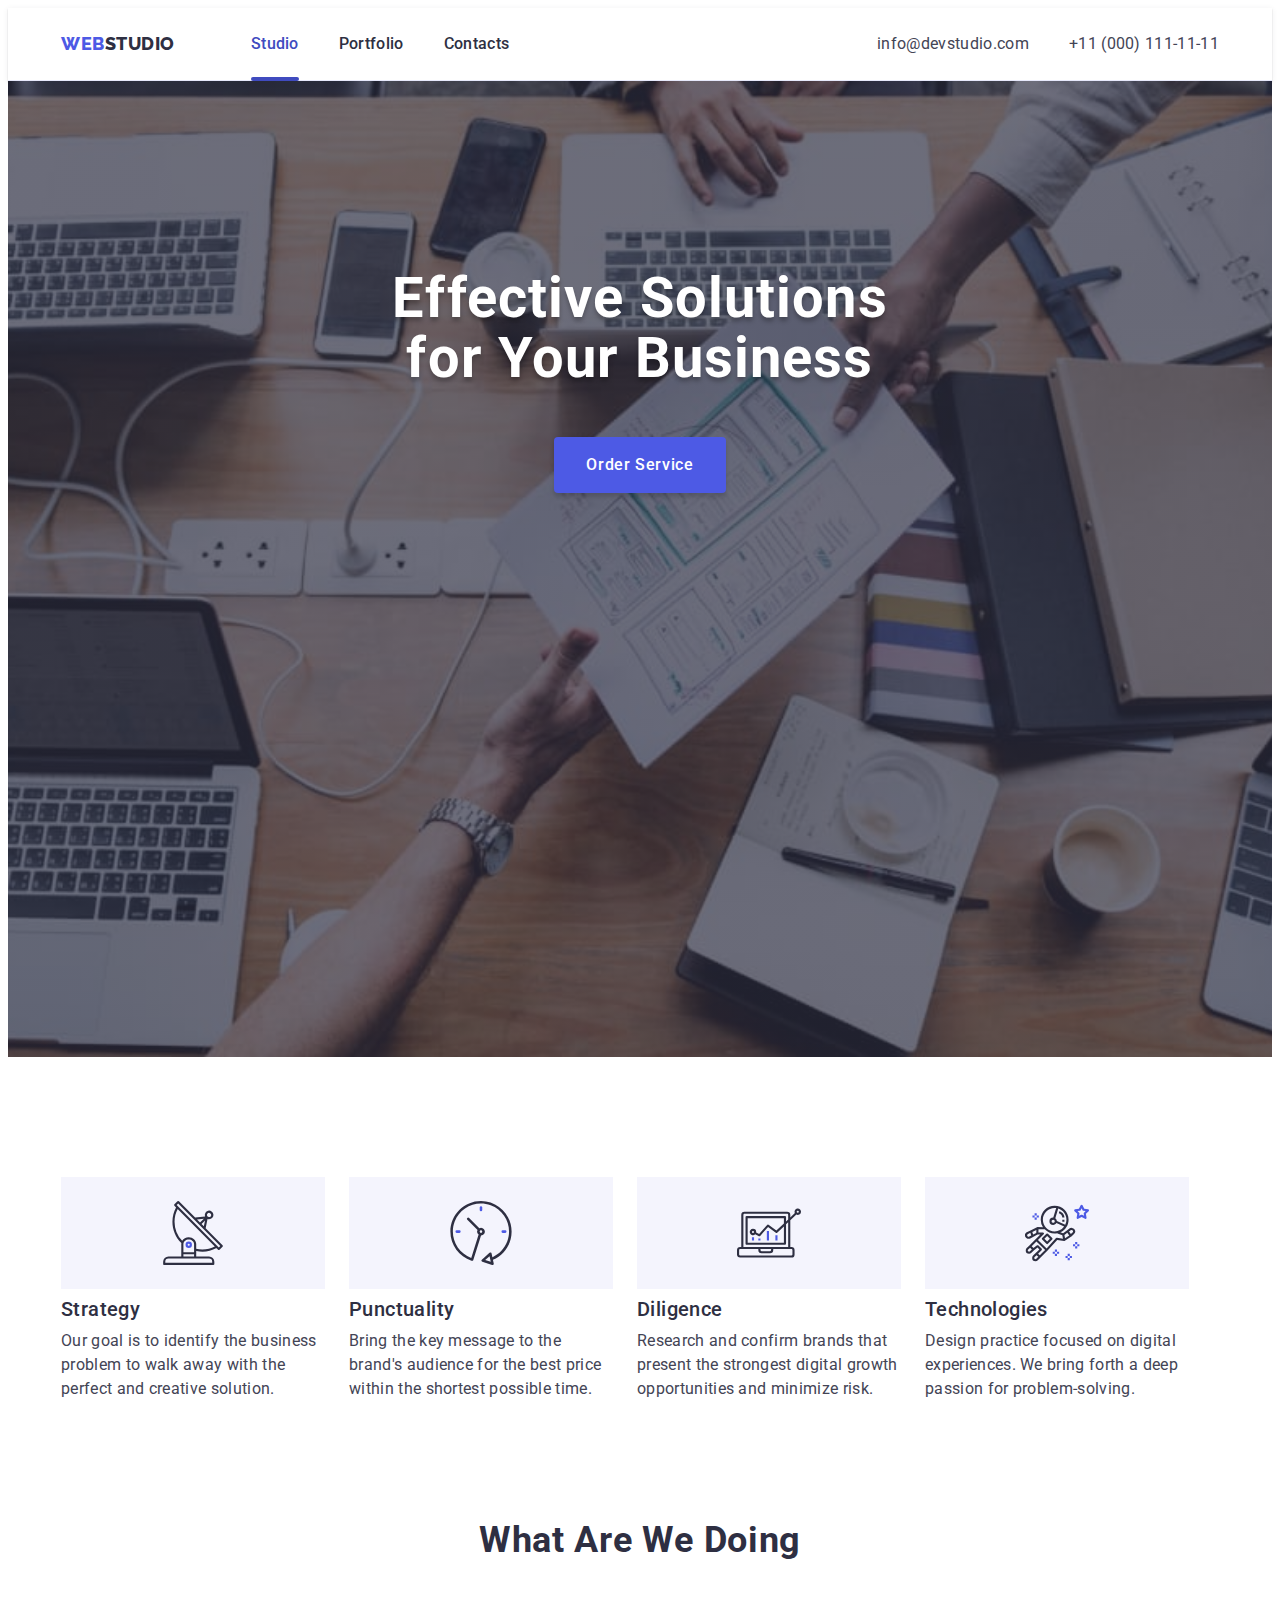
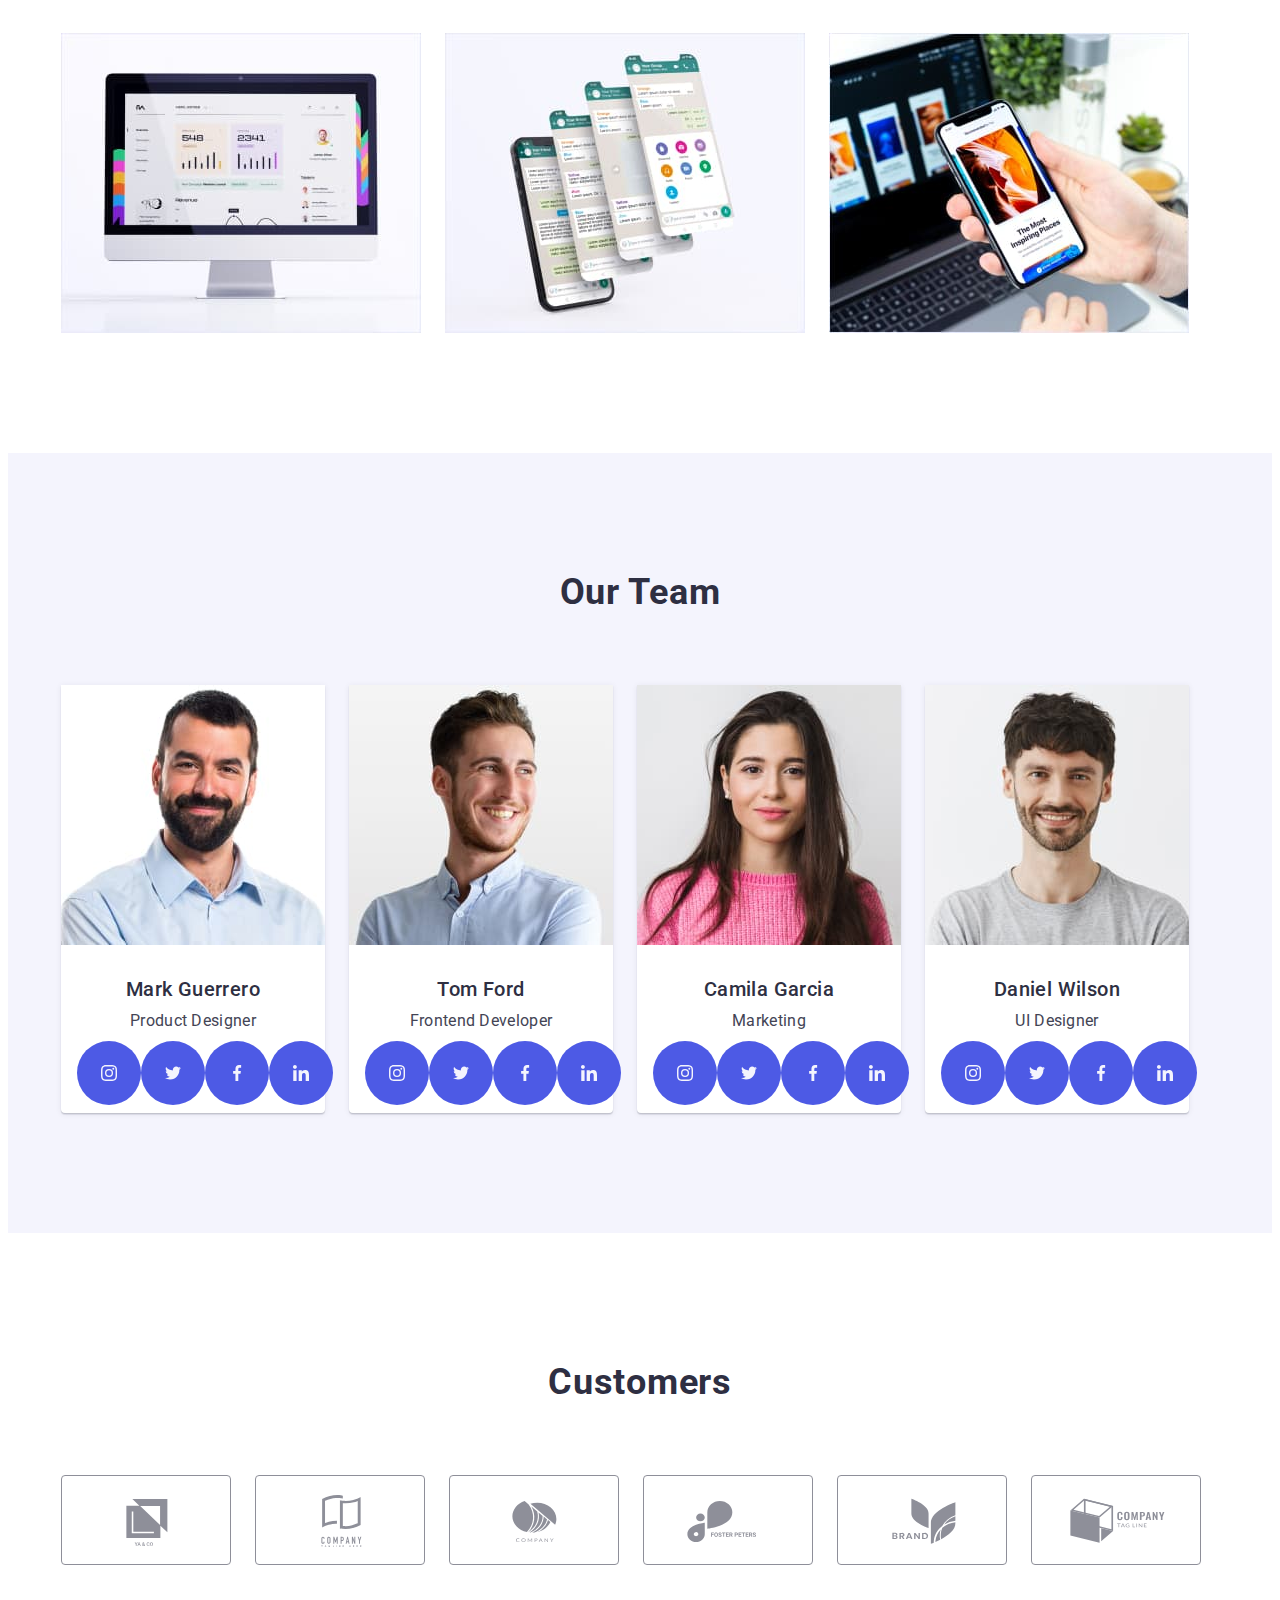
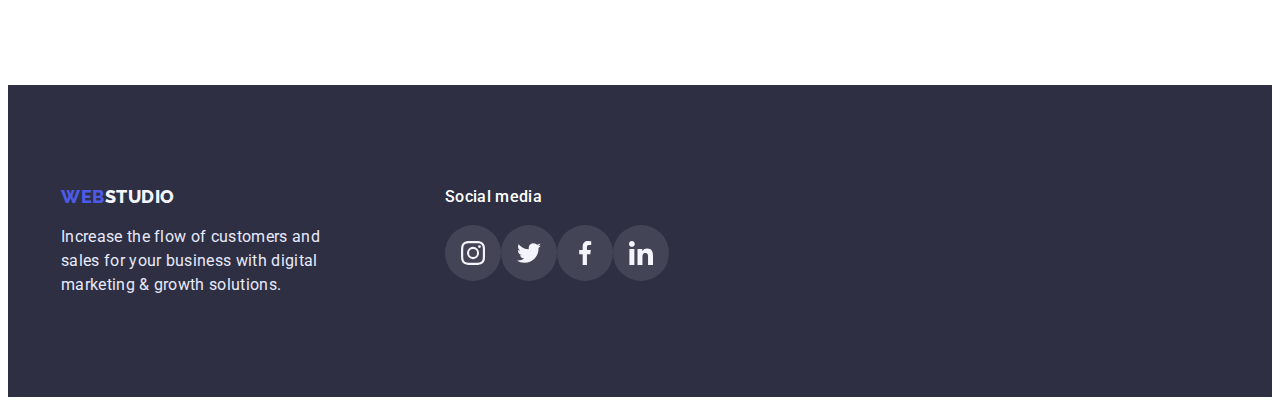
<file: index.html>
<!DOCTYPE html>
<html lang="en">
	<head>
		<meta charset="UTF-8" />
		<meta http-equiv="X-UA-Compatible" content="IE=edge" />
		<meta name="viewport" content="width=device-width, initial-scale=1.0" />
		<title>WebStudio</title>
		<link rel="preconnect" href="https://fonts.googleapis.com" />
		<link rel="preconnect" href="https://fonts.gstatic.com" crossorigin />
		<link
			href="https://fonts.googleapis.com/css2?family=Raleway:wght@800&family=Roboto:wght@400;500;700;900&display=swap"
			rel="stylesheet"
		/>
		<link
			rel="stylesheet"
			href="https://cdnjs.cloudflare.com/ajax/libs/modern-normalize/1.1.0/modern-normalize.min.css"
			integrity="sha512-wpPYUAdjBVSE4KJnH1VR1HeZfpl1ub8YT/NKx4PuQ5NmX2tKuGu6U/JRp5y+Y8XG2tV+wKQpNHVUX03MfMFn9Q=="
			crossorigin="anonymous"
			referrerpolicy="no-referrer"
		/>
		<link rel="stylesheet" href="./css/styles.css" />
	</head>
	<body>
		<!-- Header -->
		<header class="page-header">
			<!-- Logo -->
			<div class="container header">
				<nav class="header-nav">
					<a href="./index.html" class="logo link">Web<span>Studio</span></a>
					<!-- Navigation -->
					<ul class="header-list list">
						<li class="header-item">
							<a href="" class="header-link link active">Studio</a>
						</li>
						<li class="header-item">
							<a href="./portfolio.html" class="header-link link">Portfolio</a>
						</li>
						<li class="header-item">
							<a href="" class="header-link link">Contacts</a>
						</li>
					</ul>
				</nav>
				<!-- Contacts -->
				<address class="contacts">
					<ul class="contacts-list list">
						<li class="contacts-item"
							><a href="mailto:info@devstudio.com" class="contacts-mail link">info@devstudio.com</a></li
						>
						<li class="contacts-item"><a href="tel:+110001111111" class="contacts-tel link">+11 (000) 111-11-11</a></li>
					</ul></address
				>
			</div>
		</header>
		<!-- Main -->
		<main>
			<!-- Hero section -->
			<section class="hero-section">
				<div class="container">
					<h1 class="hero-title"> Effective Solutions for Your Business </h1>
					<button type="button" data-modal-open class="hero-button">Order Service</button>
				</div>
			</section>
			<!-- Section 1 -->
			<section class="section">
				<div class="container">
					<h2 class="visually-hidden">Characteristics</h2>
					<ul class="feature-list list">
						<li class="feature-item">
							<div class="feature-icon-container">
								<svg width="64" height="64">
									<use href="./images/icons.svg#icon-antenna"></use>
								</svg>
							</div>
							<h3 class="section-title">Strategy</h3>
							<p class="section-text">
								Our goal is to identify the business problem to walk away with the perfect and creative solution.
							</p>
						</li>
						<li class="feature-item">
							<div class="feature-icon-container">
								<svg width="64" height="64">
									<use href="./images/icons.svg#icon-clock"></use>
								</svg>
							</div>
							<h3 class="section-title">Punctuality</h3>
							<p class="section-text">
								Bring the key message to the brand's audience for the best price within the shortest possible time.
							</p>
						</li>
						<li class="feature-item">
							<div class="feature-icon-container">
								<svg width="64" height="64">
									<use href="./images/icons.svg#icon-diagram"></use>
								</svg>
							</div>
							<h3 class="section-title">Diligence</h3>
							<p class="section-text">
								Research and confirm brands that present the strongest digital growth opportunities and minimize risk.
							</p>
						</li>
						<li class="feature-item">
							<div class="feature-icon-container">
								<svg width="64" height="64">
									<use href="./images/icons.svg#icon-astronaut"></use>
								</svg>
							</div>
							<h3 class="section-title">Technologies</h3>
							<p class="section-text">
								Design practice focused on digital experiences. We bring forth a deep passion for problem-solving.
							</p>
						</li>
					</ul>
				</div>
			</section>
			<!-- Section 2 -->
			<section class="picture-section">
				<div class="container">
					<h2 class="main-title">What are we doing</h2>
					<ul class="picture-list list">
						<li class="picture-item">
							<img src="./images/img1.jpg" alt="Computer" width="360" />
						</li>
						<li class="picture-item">
							<img src="./images/img2.jpg" alt="Message" width="360" />
						</li>
						<li class="picture-item">
							<img src="./images/img3.jpg" alt="Phone" width="360" />
						</li>
					</ul>
				</div>
			</section>
			<!-- Section 3 -->
			<section class="team-section">
				<div class="container">
					<h2 class="main-title">Our Team</h2>
					<ul class="team-list list">
						<li class="team-item">
							<img src="./images/img4.jpg" alt="Mark Guerrero" width="264" />
							<div class="team-container">
								<h3 class="section-title">Mark Guerrero</h3>
								<p class="section-text">Product Designer</p>
								<ul class="social-media-list list">
									<li class="social-media-item">
										<a href="" class="social-media-link link">
											<svg class="social-media" width="16" height="16">
												<use href="./images/icons.svg#icon-instagram"></use>
											</svg>
										</a>
									</li>
									<li class="social-media-item">
										<a href="" class="social-media-link link">
											<svg class="social-media" width="16" height="16">
												<use href="./images/icons.svg#icon-twitter"></use>
											</svg>
										</a>
									</li>
									<li class="social-media-item">
										<a href="" class="social-media-link link">
											<svg class="social-media" width="16" height="16">
												<use href="./images/icons.svg#icon-facebook"></use>
											</svg>
										</a>
									</li>
									<li class="social-media-item">
										<a href="" class="social-media-link link">
											<svg class="social-media" width="16" height="16">
												<use href="./images/icons.svg#icon-linkedin"></use>
											</svg>
										</a>
									</li>
								</ul>
							</div>
						</li>
						<li class="team-item">
							<img src="./images/img5.jpg" alt="Tom Ford" width="264" />
							<div class="team-container">
								<h3 class="section-title">Tom Ford</h3>
								<p class="section-text">Frontend Developer</p>
								<ul class="social-media-list list">
									<li class="social-media-item">
										<a href="" class="social-media-link link">
											<svg class="social-media" width="16" height="16">
												<use href="./images/icons.svg#icon-instagram"></use>
											</svg>
										</a>
									</li>
									<li class="social-media-item">
										<a href="" class="social-media-link link">
											<svg class="social-media" width="16" height="16">
												<use href="./images/icons.svg#icon-twitter"></use>
											</svg>
										</a>
									</li>
									<li class="social-media-item">
										<a href="" class="social-media-link link">
											<svg class="social-media" width="16" height="16">
												<use href="./images/icons.svg#icon-facebook"></use>
											</svg>
										</a>
									</li>
									<li class="social-media-item">
										<a href="" class="social-media-link link">
											<svg class="social-media" width="16" height="16">
												<use href="./images/icons.svg#icon-linkedin"></use>
											</svg>
										</a>
									</li>
								</ul>
							</div>
						</li>
						<li class="team-item">
							<img src="./images/img6.jpg" alt="Camila Garcia" width="264" />
							<div class="team-container">
								<h3 class="section-title">Camila Garcia</h3>
								<p class="section-text">Marketing</p>
								<ul class="social-media-list list">
									<li class="social-media-item">
										<a href="" class="social-media-link link">
											<svg class="social-media" width="16" height="16">
												<use href="./images/icons.svg#icon-instagram"></use>
											</svg>
										</a>
									</li>
									<li class="social-media-item">
										<a href="" class="social-media-link link">
											<svg class="social-media" width="16" height="16">
												<use href="./images/icons.svg#icon-twitter"></use>
											</svg>
										</a>
									</li>
									<li class="social-media-item">
										<a href="" class="social-media-link link">
											<svg class="social-media" width="16" height="16">
												<use href="./images/icons.svg#icon-facebook"></use>
											</svg>
										</a>
									</li>
									<li class="social-media-item">
										<a href="" class="social-media-link link">
											<svg class="social-media" width="16" height="16">
												<use href="./images/icons.svg#icon-linkedin"></use>
											</svg>
										</a>
									</li>
								</ul>
							</div>
						</li>
						<li class="team-item">
							<img src="./images/img7.jpg" alt="Daniel Wilson" width="264" />
							<div class="team-container">
								<h3 class="section-title">Daniel Wilson</h3>
								<p class="section-text">UI Designer</p>
								<ul class="social-media-list list">
									<li class="social-media-item">
										<a href="" class="social-media-link link">
											<svg class="social-media" width="16" height="16">
												<use href="./images/icons.svg#icon-instagram"></use>
											</svg>
										</a>
									</li>
									<li class="social-media-item">
										<a href="" class="social-media-link link">
											<svg class="social-media" width="16" height="16">
												<use href="./images/icons.svg#icon-twitter"></use>
											</svg>
										</a>
									</li>
									<li class="social-media-item">
										<a href="" class="social-media-link link">
											<svg class="social-media" width="16" height="16">
												<use href="./images/icons.svg#icon-facebook"></use>
											</svg>
										</a>
									</li>
									<li class="social-media-item">
										<a href="" class="social-media-link link">
											<svg class="social-media" width="16" height="16">
												<use href="./images/icons.svg#icon-linkedin"></use>
											</svg>
										</a>
									</li>
								</ul>
							</div>
						</li>
					</ul>
				</div>
			</section>
			<!-- Customers -->
			<section class="section-customers">
				<div class="container">
					<h2 class="main-title">Customers</h2>
					<ul class="customers-list list">
						<li class="customers-item">
							<a href="" class="customers-link link">
								<svg class="customers-icon" width="104" height="56">
									<use href="./images/icons.svg#icon-logo"></use>
								</svg>
							</a>
						</li>
						<li class="customers-item">
							<a href="" class="customers-link link">
								<svg class="customers-icon" width="104" height="56">
									<use href="./images/icons.svg#icon-logo2"></use>
								</svg>
							</a>
						</li>
						<li class="customers-item">
							<a href="" class="customers-link link">
								<svg class="customers-icon" width="104" height="56">
									<use href="./images/icons.svg#icon-logo3"></use>
								</svg>
							</a>
						</li>
						<li class="customers-item">
							<a href="" class="customers-link link">
								<svg class="customers-icon" width="104" height="56">
									<use href="./images/icons.svg#icon-logo4"></use>
								</svg>
							</a>
						</li>
						<li class="customers-item">
							<a href="" class="customers-link link">
								<svg class="customers-icon" width="104" height="56">
									<use href="./images/icons.svg#icon-logo5"></use>
								</svg>
							</a>
						</li>
						<li class="customers-item">
							<a href="" class="customers-link link">
								<svg class="customers-icon" width="104" height="56">
									<use href="./images/icons.svg#icon-logo6"></use>
								</svg>
							</a>
						</li>
					</ul>
				</div>
			</section>
		</main>
		<!-- Footer -->
		<footer class="footer">
			<div class="footer-container container">
				<div class="footer-logo-container">
					<a class="logo link" href="./index.html">Web<span class="logo-desc">Studio</span></a>
					<p class="footer-text"
						>Increase the flow of customers and sales for your business with digital marketing & growth solutions.</p
					>
				</div>
				<div class="footer-social-container">
					<h2 class="footer-title">Social media</h2>
					<ul class="footer-list list">
						<li class="footer-item">
							<a href="" class="footer-link link">
								<svg width="24" height="24">
									<use href="./images/icons.svg#icon-instagram"></use>
								</svg>
							</a>
						</li>
						<li class="footer-item">
							<a href="" class="footer-link link">
								<svg width="24" height="24">
									<use href="./images/icons.svg#icon-twitter"></use>
								</svg>
							</a>
						</li>
						<li class="footer-item">
							<a href="" class="footer-link link">
								<svg width="24" height="24">
									<use href="./images/icons.svg#icon-facebook"></use>
								</svg>
							</a>
						</li>
						<li class="footer-item">
							<a href="" class="footer-link link">
								<svg width="24" height="24">
									<use href="./images/icons.svg#icon-linkedin"></use>
								</svg>
							</a>
						</li>
					</ul>
				</div>
			</div>
		</footer>
		<!-- Modal -->
		<div class="backdrop is-hidden" data-modal>
			<div class="modal">
				<button type="button" class="close-button" data-modal-close>
					<svg class="modal-icon" width="8" height="8">
						<use href="./images/icons.svg#icon-close-modal"></use>
					</svg>
				</button>
			</div>
		</div>
		<script src="./js/modal.js"></script>
	</body>
</html>
</file>
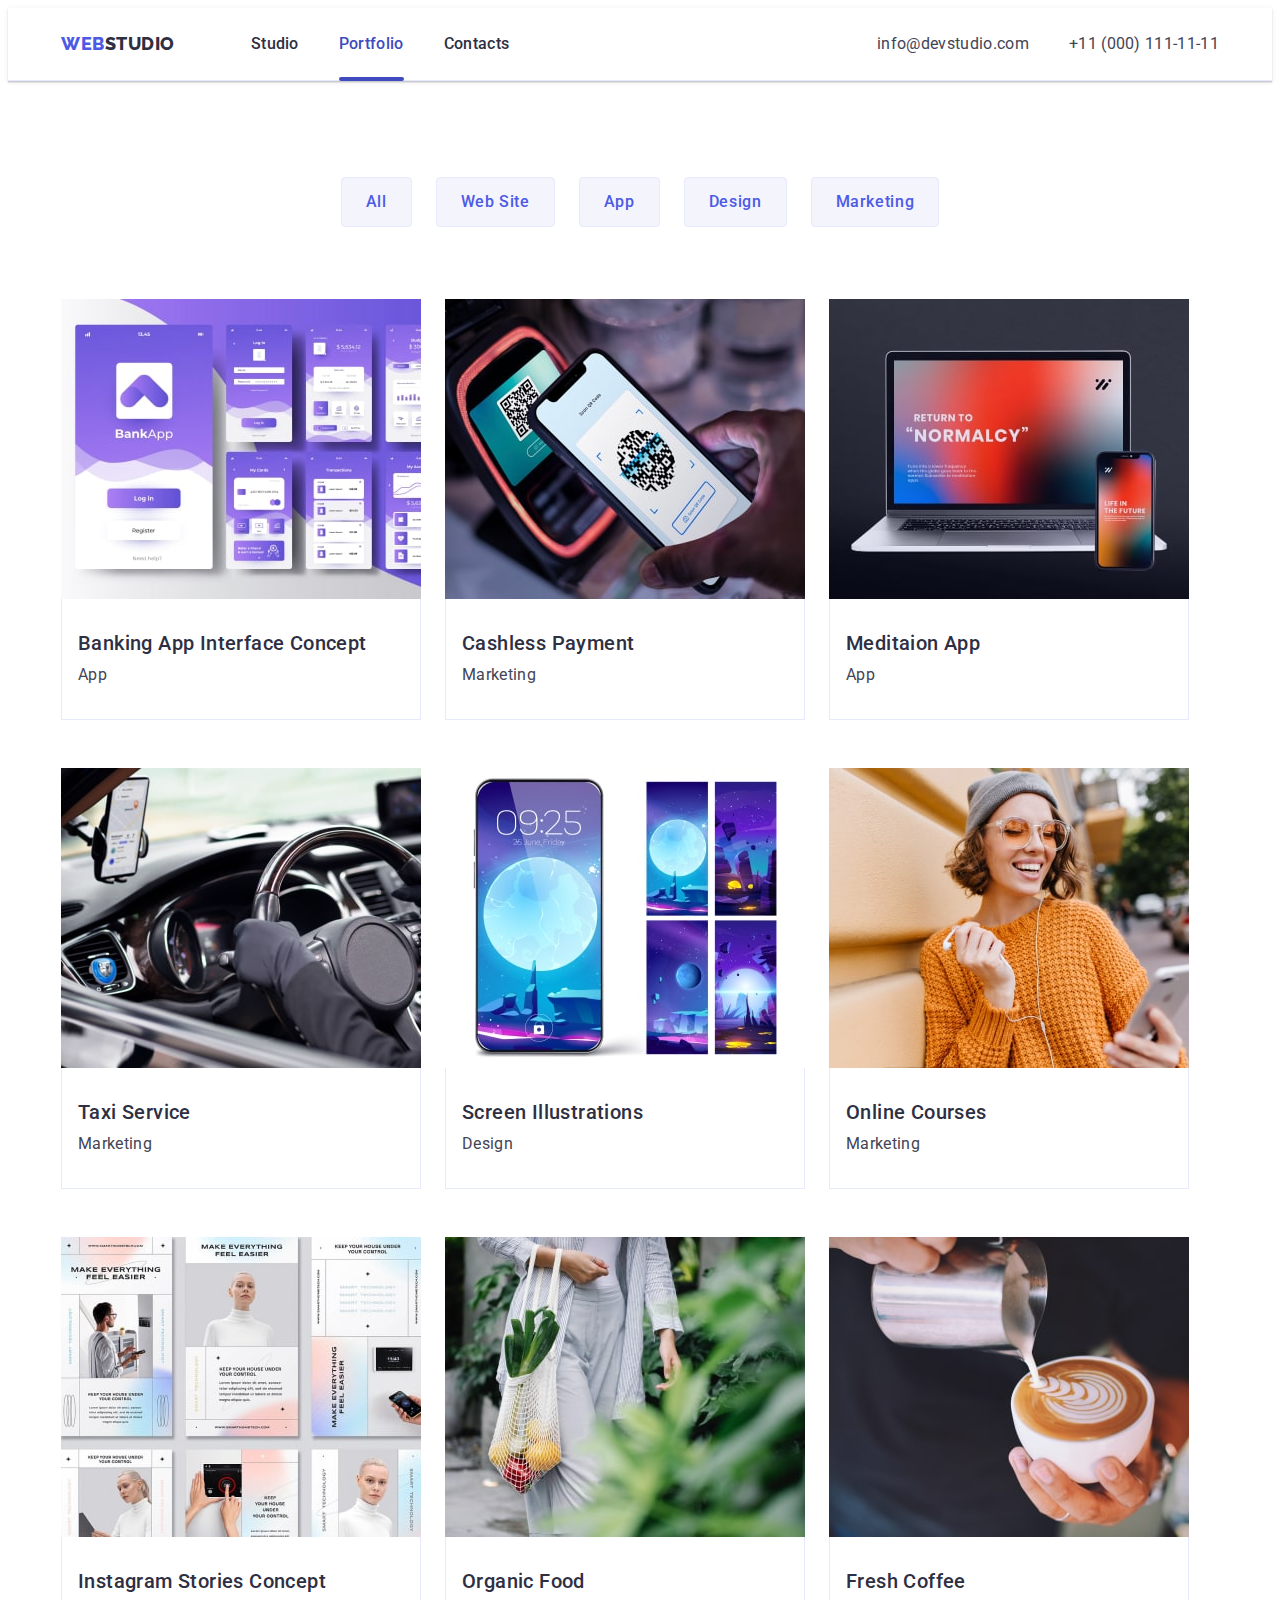
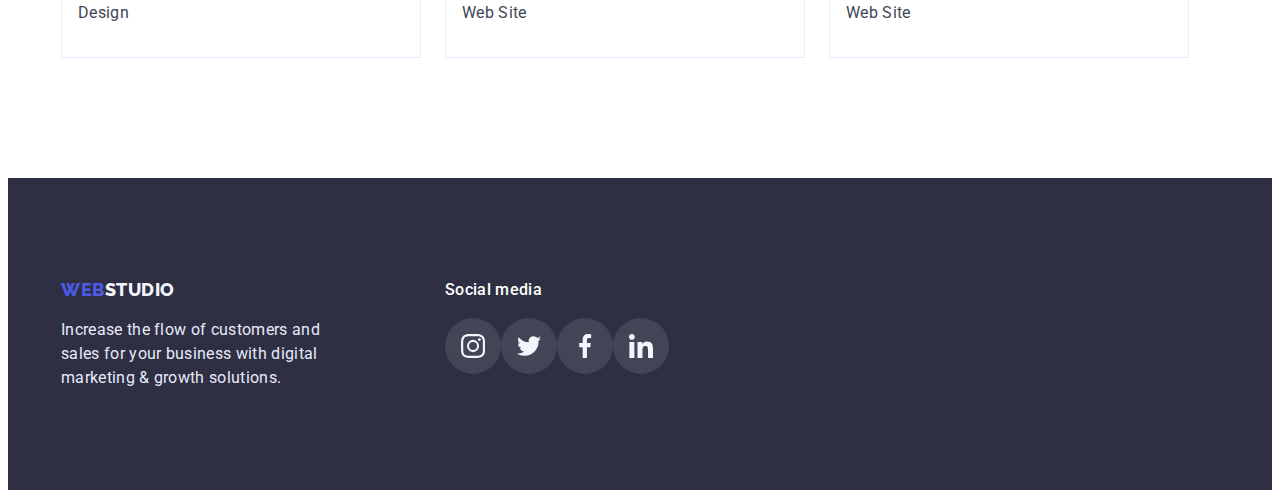
<file: portfolio.html>
<!DOCTYPE html>
<html lang="en">
	<head>
		<meta charset="UTF-8" />
		<meta http-equiv="X-UA-Compatible" content="IE=edge" />
		<meta name="viewport" content="width=device-width, initial-scale=1.0" />
		<title>WebStudio</title>
		<link rel="preconnect" href="https://fonts.googleapis.com" />
		<link rel="preconnect" href="https://fonts.gstatic.com" crossorigin />
		<link
			href="https://fonts.googleapis.com/css2?family=Raleway:wght@800&family=Roboto:wght@400;500;700;900&display=swap"
			rel="stylesheet"
		/>
		<link
			rel="stylesheet"
			href="https://cdnjs.cloudflare.com/ajax/libs/modern-normalize/1.1.0/modern-normalize.min.css"
			integrity="sha512-wpPYUAdjBVSE4KJnH1VR1HeZfpl1ub8YT/NKx4PuQ5NmX2tKuGu6U/JRp5y+Y8XG2tV+wKQpNHVUX03MfMFn9Q=="
			crossorigin="anonymous"
			referrerpolicy="no-referrer"
		/>
		<link rel="stylesheet" href="./css/styles.css" />
	</head>
	<body>
		<!-- Header -->
		<header class="page-header">
			<!-- Logo -->
			<div class="container header">
				<nav class="header-nav">
					<a href="./index.html" class="logo link">Web<span>Studio</span></a>
					<!-- Navigation -->
					<ul class="header-list list">
						<li class="header-item">
							<a href="" class="header-link link">Studio</a>
						</li>
						<li class="header-item">
							<a href="./portfolio.html" class="header-link link active">Portfolio</a>
						</li>
						<li class="header-item">
							<a href="" class="header-link link">Contacts</a>
						</li>
					</ul>
				</nav>

				<!-- Contacts -->
				<address class="contacts">
					<ul class="contacts-list list">
						<li class="contacts-item"
							><a href="mailto:info@devstudio.com" class="contacts-mail link">info@devstudio.com</a></li
						>
						<li class="contacts-item"><a href="tel:+110001111111" class="contacts-tel link">+11 (000) 111-11-11</a></li>
					</ul></address
				>
			</div>
		</header>
		<!-- Main -->
		<main>
			<section class="portfolio">
				<div class="container">
					<h1 class="visually-hidden">Portfolio</h1>
					<ul class="list buttons">
						<li class="button-item">
							<button type="button" class="portfolio-button">All</button>
						</li>
						<li class="button-item">
							<button type="button" class="portfolio-button">Web Site</button>
						</li>
						<li class="button-item">
							<button type="button" class="portfolio-button">App</button>
						</li>
						<li class="button-item">
							<button type="button" class="portfolio-button">Design</button>
						</li>
						<li class="button-item">
							<button type="button" class="portfolio-button">Marketing</button>
						</li>
					</ul>
					<ul class="portfolio-list list">
						<li class="portfolio-item">
							<a href="" class="portfolio-link link">
								<div class="portfolio-wrap">
									<img src="./images/portfolio-1.jpg" alt="Banking App Interface" width="360" />
									<p class="portfolio-desc-overlay"
										>14 Stylish and User-Friendly App Design Concepts · Task Manager App · Calorie Tracker App · Exotic
										Fruit Ecommerce App · Cloud Storage App</p
									>
								</div>
								<div class="portfolio-container">
									<h2 class="section-title">Banking App Interface Concept</h2>
									<p class="section-text">App</p>
								</div>
							</a>
						</li>
						<li class="portfolio-item">
							<a href="" class="portfolio-link link">
								<div class="portfolio-wrap">
									<img src="./images/portfolio-2.jpg" alt="Cashless Payment" width="360" />
									<p class="portfolio-desc-overlay"
										>14 Stylish and User-Friendly App Design Concepts · Task Manager App · Calorie Tracker App · Exotic
										Fruit Ecommerce App · Cloud Storage App</p
									>
								</div>
								<div class="portfolio-container">
									<h2 class="section-title">Cashless Payment</h2>
									<p class="section-text">Marketing</p>
								</div>
							</a>
						</li>
						<li class="portfolio-item">
							<a href="" class="portfolio-link link">
								<div class="portfolio-wrap">
									<img src="./images/portfolio-3.jpg" alt="Meditaion App" width="360" />
									<p class="portfolio-desc-overlay"
										>14 Stylish and User-Friendly App Design Concepts · Task Manager App · Calorie Tracker App · Exotic
										Fruit Ecommerce App · Cloud Storage App</p
									>
								</div>
								<div class="portfolio-container">
									<h2 class="section-title">Meditaion App</h2>
									<p class="section-text">App</p>
								</div>
							</a>
						</li>
						<li class="portfolio-item">
							<a href="" class="portfolio-link link">
								<div class="portfolio-wrap">
									<img src="./images/portfolio-4.jpg" alt="Taxi Service" width="360" />
									<p class="portfolio-desc-overlay"
										>14 Stylish and User-Friendly App Design Concepts · Task Manager App · Calorie Tracker App · Exotic
										Fruit Ecommerce App · Cloud Storage App</p
									>
								</div>
								<div class="portfolio-container">
									<h2 class="section-title">Taxi Service</h2>
									<p class="section-text">Marketing</p>
								</div>
							</a>
						</li>
						<li class="portfolio-item">
							<a href="" class="portfolio-link link">
								<div class="portfolio-wrap">
									<img src="./images/portfolio-5.jpg" alt="Screen Illustrations" width="360" />
									<p class="portfolio-desc-overlay"
										>14 Stylish and User-Friendly App Design Concepts · Task Manager App · Calorie Tracker App · Exotic
										Fruit Ecommerce App · Cloud Storage App</p
									>
								</div>
								<div class="portfolio-container">
									<h2 class="section-title">Screen Illustrations</h2>
									<p class="section-text">Design</p>
								</div>
							</a>
						</li>
						<li class="portfolio-item">
							<a href="" class="portfolio-link link">
								<div class="portfolio-wrap">
									<img src="./images/portfolio-6.jpg" alt="Online Courses" width="360" />
									<p class="portfolio-desc-overlay"
										>14 Stylish and User-Friendly App Design Concepts · Task Manager App · Calorie Tracker App · Exotic
										Fruit Ecommerce App · Cloud Storage App</p
									>
								</div>
								<div class="portfolio-container">
									<h2 class="section-title">Online Courses</h2>
									<p class="section-text">Marketing</p>
								</div>
							</a>
						</li>
						<li class="portfolio-item">
							<a href="" class="portfolio-link link">
								<div class="portfolio-wrap">
									<img src="./images/portfolio-7.jpg" alt="Instagram Stories Concept" width="360" />
									<p class="portfolio-desc-overlay"
										>14 Stylish and User-Friendly App Design Concepts · Task Manager App · Calorie Tracker App · Exotic
										Fruit Ecommerce App · Cloud Storage App</p
									>
								</div>
								<div class="portfolio-container">
									<h2 class="section-title">Instagram Stories Concept</h2>
									<p class="section-text">Design</p>
								</div>
							</a>
						</li>
						<li class="portfolio-item">
							<a href="" class="portfolio-link link">
								<div class="portfolio-wrap">
									<img src="./images/portfolio-8.jpg" alt="Organic Food" width="360" />
									<p class="portfolio-desc-overlay"
										>14 Stylish and User-Friendly App Design Concepts · Task Manager App · Calorie Tracker App · Exotic
										Fruit Ecommerce App · Cloud Storage App</p
									>
								</div>
								<div class="portfolio-container">
									<h2 class="section-title">Organic Food</h2>
									<p class="section-text">Web Site</p>
								</div>
							</a>
						</li>
						<li class="portfolio-item">
							<a href="" class="portfolio-link link">
								<div class="portfolio-wrap">
									<img src="./images/portfolio-9.jpg" alt="Fresh Coffee" width="360" />
									<p class="portfolio-desc-overlay"
										>14 Stylish and User-Friendly App Design Concepts · Task Manager App · Calorie Tracker App · Exotic
										Fruit Ecommerce App · Cloud Storage App</p
									>
								</div>
								<div class="portfolio-container">
									<h2 class="section-title">Fresh Coffee</h2>
									<p class="section-text">Web Site</p>
								</div>
							</a>
						</li>
					</ul>
				</div>
			</section>
		</main>
		<!-- Footer -->
		<footer class="footer">
			<div class="footer-container container">
				<div class="footer-logo-container">
					<a class="logo link" href="./index.html">Web<span class="logo-desc">Studio</span></a>
					<p class="footer-text"
						>Increase the flow of customers and sales for your business with digital marketing & growth solutions.</p
					>
				</div>
				<div class="footer-social-container">
					<h2 class="footer-title">Social media</h2>
					<ul class="footer-list list">
						<li class="footer-item">
							<a href="" class="footer-link link">
								<svg width="24" height="24">
									<use href="./images/icons.svg#icon-instagram"></use>
								</svg>
							</a>
						</li>
						<li class="footer-item">
							<a href="" class="footer-link link">
								<svg width="24" height="24">
									<use href="./images/icons.svg#icon-twitter"></use>
								</svg>
							</a>
						</li>
						<li class="footer-item">
							<a href="" class="footer-link link">
								<svg width="24" height="24">
									<use href="./images/icons.svg#icon-facebook"></use>
								</svg>
							</a>
						</li>
						<li class="footer-item">
							<a href="" class="footer-link link">
								<svg width="24" height="24">
									<use href="./images/icons.svg#icon-linkedin"></use>
								</svg>
							</a>
						</li>
					</ul>
				</div>
			</div>
		</footer>
		<script src="./js/modal.js"></script>
	</body>
</html>
</file>
<file: css/styles.css>
:root {
	--primary-color: #2e2f42;
	--primary-text-color: #434455;
	--accent-color: #404bbf;
	--primary-brand: #4d5ae5;
	--light-brand: #f4f4fd;
	--primary-bg-color: #e5e5e5;
	--white-color: #ffffff;
	--light-text-color: #e7e9fc;
	--success: #31d0aa;
	--subtle-text: #8e8f99;
}
body {
	background: var(--white-color);
	color: var(--primary-color);

	font-family: "Roboto", sans-serif;
}
h1,
h2,
h3,
h4,
h5,
h6,
p {
	margin: 0;
}
img {
	display: block;
	max-width: 100%;
	height: auto;
}
address {
	font-style: normal;
}

button {
	display: block;
	cursor: pointer;
	border: none;
	border-radius: 4px;
}
ul {
	margin: 0;
	padding: 0;
}
.list {
	list-style: none;
}
.link {
	text-decoration: none;
}
.visually-hidden {
	position: absolute;
	width: 1px;
	height: 1px;
	margin: -1px;
	border: 0;
	padding: 0;
	white-space: nowrap;
	clip-path: inset(100%);
	clip: rect(0 0 0 0);
	overflow: hidden;
}
.container {
	width: 1158px;
	padding: 0 15px;
	margin: 0 auto;
}
/* Logo */
.logo {
	padding: 24px 0;
	margin-right: 76px;

	color: var(--primary-brand);

	font-family: "Raleway";
	font-weight: 800;
	font-size: 18px;
	line-height: 1.33;
	letter-spacing: 0.03em;
	text-transform: uppercase;
}
.logo span {
	color: var(--primary-color);
}
/* Navigation */
.page-header {
	border-bottom: 1px solid var(--light-text-color);
	box-shadow: 0px 2px 1px rgba(46, 47, 66, 0.08), 0px 1px 1px rgba(46, 47, 66, 0.16), 0px 1px 6px rgba(46, 47, 66, 0.08);
}
.container.header {
	display: flex;
	align-items: center;
}
.header-nav {
	display: flex;
}
.header-list {
	display: flex;
}
.header-list .header-item:not(:last-child) {
	margin-right: 40px;
}
.header-link {
	position: relative;
	display: block;
	padding: 24px 0;

	color: var(--primary-color);

	font-weight: 500;
	font-size: 16px;
	line-height: 1.5;
	letter-spacing: 0.02em;
	transition-property: color;
	transition-duration: 250ms;
	transition-timing-function: cubic-bezier(0.4, 0, 0.2, 1);
}
.header-link:hover,
.header-link:focus {
	color: var(--accent-color);
}
.header-link.active {
	color: var(--accent-color);
}
.header-link.active::after {
	content: "";
	position: absolute;
	left: 0;
	bottom: -1px;
	width: 100%;
	height: 4px;
	border-radius: 2px;
	background-color: var(--accent-color);
}
/* Contacts */
.contacts {
	margin-left: auto;
}
.contacts-list {
	display: flex;
}
.contacts-list .contacts-item:not(:last-child) {
	margin-right: 40px;
}
.contacts-mail,
.contacts-tel {
	display: block;
	padding: 24px 0;

	color: var(--primary-text-color);

	font-style: normal;
	font-size: 16px;
	line-height: 1.5;
	letter-spacing: 0.02em;
	transition-property: color;
	transition-duration: 250ms;
	transition-timing-function: cubic-bezier(0.4, 0, 0.2, 1);
}
.contacts-mail:hover,
.contacts-mail:focus,
.contacts-tel:hover,
.contacts-tel:focus {
	color: var(--accent-color);
}
/* Hero section */
.hero-section {
	max-width: 1440px;
	height: 600px;
	padding: 188px 0;
	margin-right: auto;
	margin-left: auto;

	background-color: var(--primary-color);
	background-image: linear-gradient(to right, rgba(46, 47, 66, 0.7), rgba(46, 47, 66, 0.7)),
		url(../images/people-office.jpg);
	background-repeat: no-repeat;
	background-size: cover;
	background-position: center;
	text-align: center;
}
.hero-title {
	margin: 0 auto 48px;
	width: 496px;

	color: var(--white-color);

	font-weight: 700;
	font-style: normal;
	font-size: 56px;
	line-height: 1.07;
	letter-spacing: 0.02em;
	text-shadow: 0px 4px 4px rgba(0, 0, 0, 0.25);
}
.hero-button {
	padding: 16px 32px;
	margin: 0 auto;

	color: var(--white-color);
	background-color: var(--primary-brand);

	font-family: inherit;
	font-weight: 500;
	font-size: 16px;
	line-height: 1.5;
	letter-spacing: 0.04em;
	box-shadow: 0px 4px 4px rgba(0, 0, 0, 0.15);
	transition-property: background;
	transition-duration: 250ms;
	transition-timing-function: cubic-bezier(0.4, 0, 0.2, 1);
}
.hero-button:hover,
.hero-button:focus {
	background-color: var(--accent-color);
}
/* Main */
.main-title {
	margin-bottom: 72px;

	font-weight: 700;
	font-size: 36px;
	line-height: 1.11;
	letter-spacing: 0.02em;
	text-align: center;
	text-transform: capitalize;
}
.section-title {
	margin-bottom: 8px;

	color: var(--primary-color);

	font-weight: 500;
	font-size: 20px;
	line-height: 1.2;
	letter-spacing: 0.02em;
}
.section-text {
	color: var(--primary-text-color);

	font-size: 16px;
	line-height: 1.5;
	letter-spacing: 0.02em;
}
/* Feature section */
.section {
	padding-top: 120px;
}
.feature-list {
	display: flex;
	gap: 24px;
}
.feature-item {
	width: 264px;
}
.feature-icon-container {
	display: flex;
	margin-bottom: 8px;
	justify-content: center;
	align-items: center;
	height: 112px;

	background-color: var(--light-brand);
}
/* Picture section */
.picture-section {
	padding-top: 120px;
	padding-bottom: 120px;
}
.picture-list {
	display: flex;
	gap: 24px;
}
/* Team section */
.team-section {
	padding: 120px 0;

	background-color: var(--light-brand);
}
.team-container {
	padding: 32px 16px;
	min-width: 232px;
	text-align: center;
}
.team-container .section-title {
	margin-bottom: 8px;
}
.team-list {
	display: flex;
	gap: 24px;
}
.team-item {
	background-color: var(--light-brand);

	background: var(--white-color);
	box-shadow: 0px 1px 6px rgba(46, 47, 66, 0.08), 0px 1px 1px rgba(46, 47, 66, 0.16), 0px 2px 1px rgba(46, 47, 66, 0.08);
	border-radius: 0px 0px 4px 4px;
}
.social-media-list {
	display: flex;
	gap: 24px;
	margin-top: 8px;
}
.social-media-link {
	display: flex;
	justify-content: center;
	align-items: center;
	padding: 12px;
	width: 100%;
	height: 100%;

	background-color: var(--primary-brand);
	border-radius: 50%;
	background-size: 40px;
	transition-property: background;
	transition-duration: 250ms;
	transition-timing-function: cubic-bezier(0.4, 0, 0.2, 1);
}
.social-media-link:hover,
.social-media-link:focus {
	background-color: var(--accent-color);
}
/* Customers */
.section-customers {
	padding-top: 130px;
	padding-bottom: 120px;
}
.customers-list {
	display: flex;
	gap: 24px;
}
.customers-link {
	display: flex;
	justify-content: center;
	align-items: center;
	width: 168px;
	height: 88px;

	border: 1px solid currentColor;
	border-radius: 4px;
	color: var(--subtle-text);
	transition-property: color;
	transition-duration: 250ms;
	transition-timing-function: cubic-bezier(0.4, 0, 0.2, 1);
}
.customers-icon {
	fill: currentColor;
}
.customers-link:hover,
.customers-link:focus {
	color: var(--accent-color);
}
/* Footer */
.footer {
	background-color: var(--primary-color);
	padding: 100px 0;
}
.footer-container {
	display: flex;
}
.footer-logo-container {
	margin-right: 120px;
}
.footer-title {
	color: var(--white-color);
	font-weight: 500;
	font-size: 16px;
	line-height: 1.5;
	letter-spacing: 0.02em;
}
.footer-list {
	display: flex;
	gap: 16px;
	margin-top: 16px;
}
.footer-link {
	display: flex;
	justify-content: center;
	align-items: center;
	width: 100%;
	height: 100%;
	padding: 8px;

	background: rgba(255, 255, 255, 0.1);
	border-radius: 50%;
	background-size: 40px;
	transition-property: background;
	transition-duration: 250ms;
	transition-timing-function: cubic-bezier(0.4, 0, 0.2, 1);
}
.footer-link:hover,
.footer-link:focus {
	background-color: var(--success);
}
/* ----------PORTFOLIO--------- */
.portfolio {
	padding-top: 96px;
	padding-bottom: 120px;
}
.list.buttons {
	text-align: center;

	margin-bottom: 72px;
	display: flex;
	justify-content: center;
	gap: 24px;
}
.portfolio-button {
	padding: 12px 24px;

	color: var(--primary-brand);
	background-color: var(--light-brand);

	font-family: inherit;
	font-weight: 500;
	font-size: 16px;
	line-height: 1.5;
	letter-spacing: 0.04em;
	border: 1px solid var(--light-text-color);
	transition-property: color, background, border, box-shadow;
	transition-duration: 250ms, 250ms, 250ms, 250ms;
	transition-timing-function: cubic-bezier(0.4, 0, 0.2, 1), cubic-bezier(0.4, 0, 0.2, 1), cubic-bezier(0.4, 0, 0.2, 1),
		cubic-bezier(0.4, 0, 0.2, 1);
}
.portfolio-button:hover,
.portfolio-button:focus {
	color: var(--white-color);
	background-color: var(--primary-brand);
	border: 1px solid var(--accent-color);
	box-shadow: 0px 3px 1px rgba(0, 0, 0, 0.1), 0px 2px 1px rgba(0, 0, 0, 0.08), 0px 2px 2px rgba(0, 0, 0, 0.12);
}
.portfolio-list {
	display: flex;
	flex-wrap: wrap;
	gap: 48px 24px;
}
.portfolio-link {
	display: block;
	transition-property: box-shadow;
	transition-duration: 250ms;
	transition-timing-function: cubic-bezier(0.4, 0, 0.2, 1);
}
.portfolio-link:hover,
.portfolio-link:focus {
	-webkit-box-shadow: 0px 5px 10px 2px rgba(34, 60, 80, 0.2);
	-moz-box-shadow: 0px 5px 10px 2px rgba(34, 60, 80, 0.2);
	box-shadow: 0px 5px 10px 2px rgba(34, 60, 80, 0.2);
}
.portfolio-link:hover .portfolio-desc-overlay {
	transform: translateY(0);
}
.portfolio-wrap {
	position: relative;
	overflow: hidden;
}
.portfolio-desc-overlay {
	position: absolute;
	top: 0;
	left: 0;

	padding: 40px 32px;
	width: 100%;
	height: 100%;

	font-size: 16px;
	line-height: 1.5;
	letter-spacing: 0.02em;

	color: #f4f4fd;
	background-color: var(--primary-brand);
	transform: translateY(100%);
	transition-property: transform;
	transition-duration: 250ms;
	transition-timing-function: cubic-bezier(0.4, 0, 0.2, 1);
	overflow: auto;
}
.portfolio-container {
	padding: 32px 0;
	padding-left: 16px;

	background: var(--white-color);

	border: 1px solid var(--light-text-color);
	border-top: 0;
}
.portfolio-container > .section-title {
	margin-bottom: 8px;
}
/* Footer portfolio */
span.logo-desc {
	color: var(--light-brand);
}
.footer-text {
	margin-top: 16px;
	width: 264px;

	color: var(--light-text-color);

	font-weight: 400;
	font-size: 16px;
	line-height: 1.5;
	letter-spacing: 0.02em;
}
.backdrop {
	position: fixed;
	top: 0;
	left: 0;
	width: 100%;
	height: 100%;
	background: rgba(46, 47, 66, 0.4);
	transition-property: opacity, visibility;
	transition-duration: 250ms, 250ms;
	transition-timing-function: cubic-bezier(0.4, 0, 0.2, 1), cubic-bezier(0.4, 0, 0.2, 1);
}
.backdrop.is-hidden {
	opacity: 0;
	pointer-events: none;
	visibility: hidden;
}
.backdrop.is-hidden .modal {
	transform: translate(-50%, -50%) scale(0);
}
.modal {
	position: absolute;
	top: 50%;
	left: 50%;
	transform: translate(-50%, -50%) scale(1);

	min-width: 408px;
	min-height: 576px;

	background: #fcfcfc;
	box-shadow: 0px 1px 1px rgba(0, 0, 0, 0.14), 0px 1px 3px rgba(0, 0, 0, 0.12), 0px 2px 1px rgba(0, 0, 0, 0.2);
	border-radius: 4px;
	transition-property: transform;
	transition-duration: 250ms;
	transition-timing-function: cubic-bezier(0.4, 0, 0.2, 1);
}
.close-button {
	position: absolute;
	top: 32px;
	right: 32px;

	display: flex;
	justify-content: center;
	align-items: center;
	width: 24px;
	height: 24px;

	cursor: pointer;
	color: #000;
	background-color: var(--light-text-color);
	border-radius: 50%;
	border: 1px solid rgba(0, 0, 0, 0.1);
	padding: 8px;
	transition-property: color, background;
	transition-duration: 250ms, 250ms;
	transition-timing-function: cubic-bezier(0.4, 0, 0.2, 1), cubic-bezier(0.4, 0, 0.2, 1);
}
.close-button:hover,
.close-button:focus {
	background-color: var(--accent-color);
	color: var(--white-color);
}
.modal-icon {
	fill: currentColor;
}
</file>
